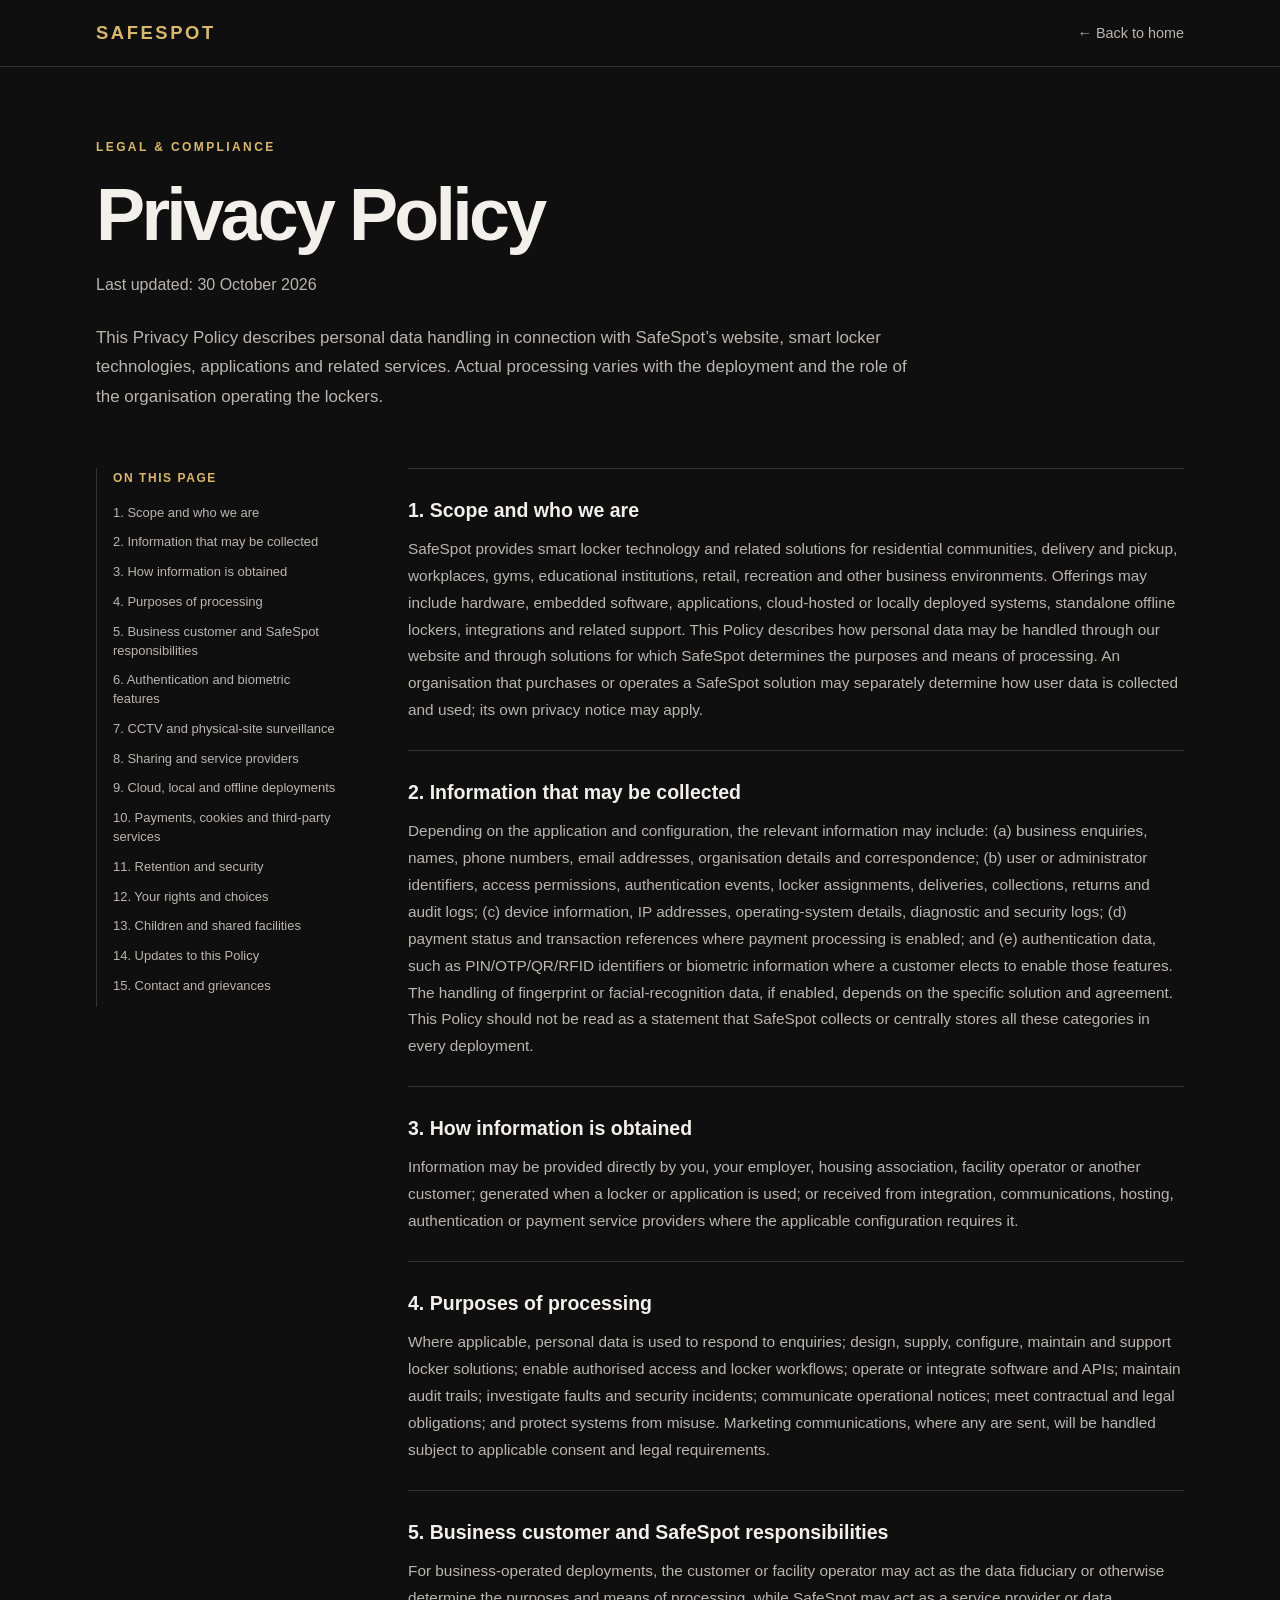
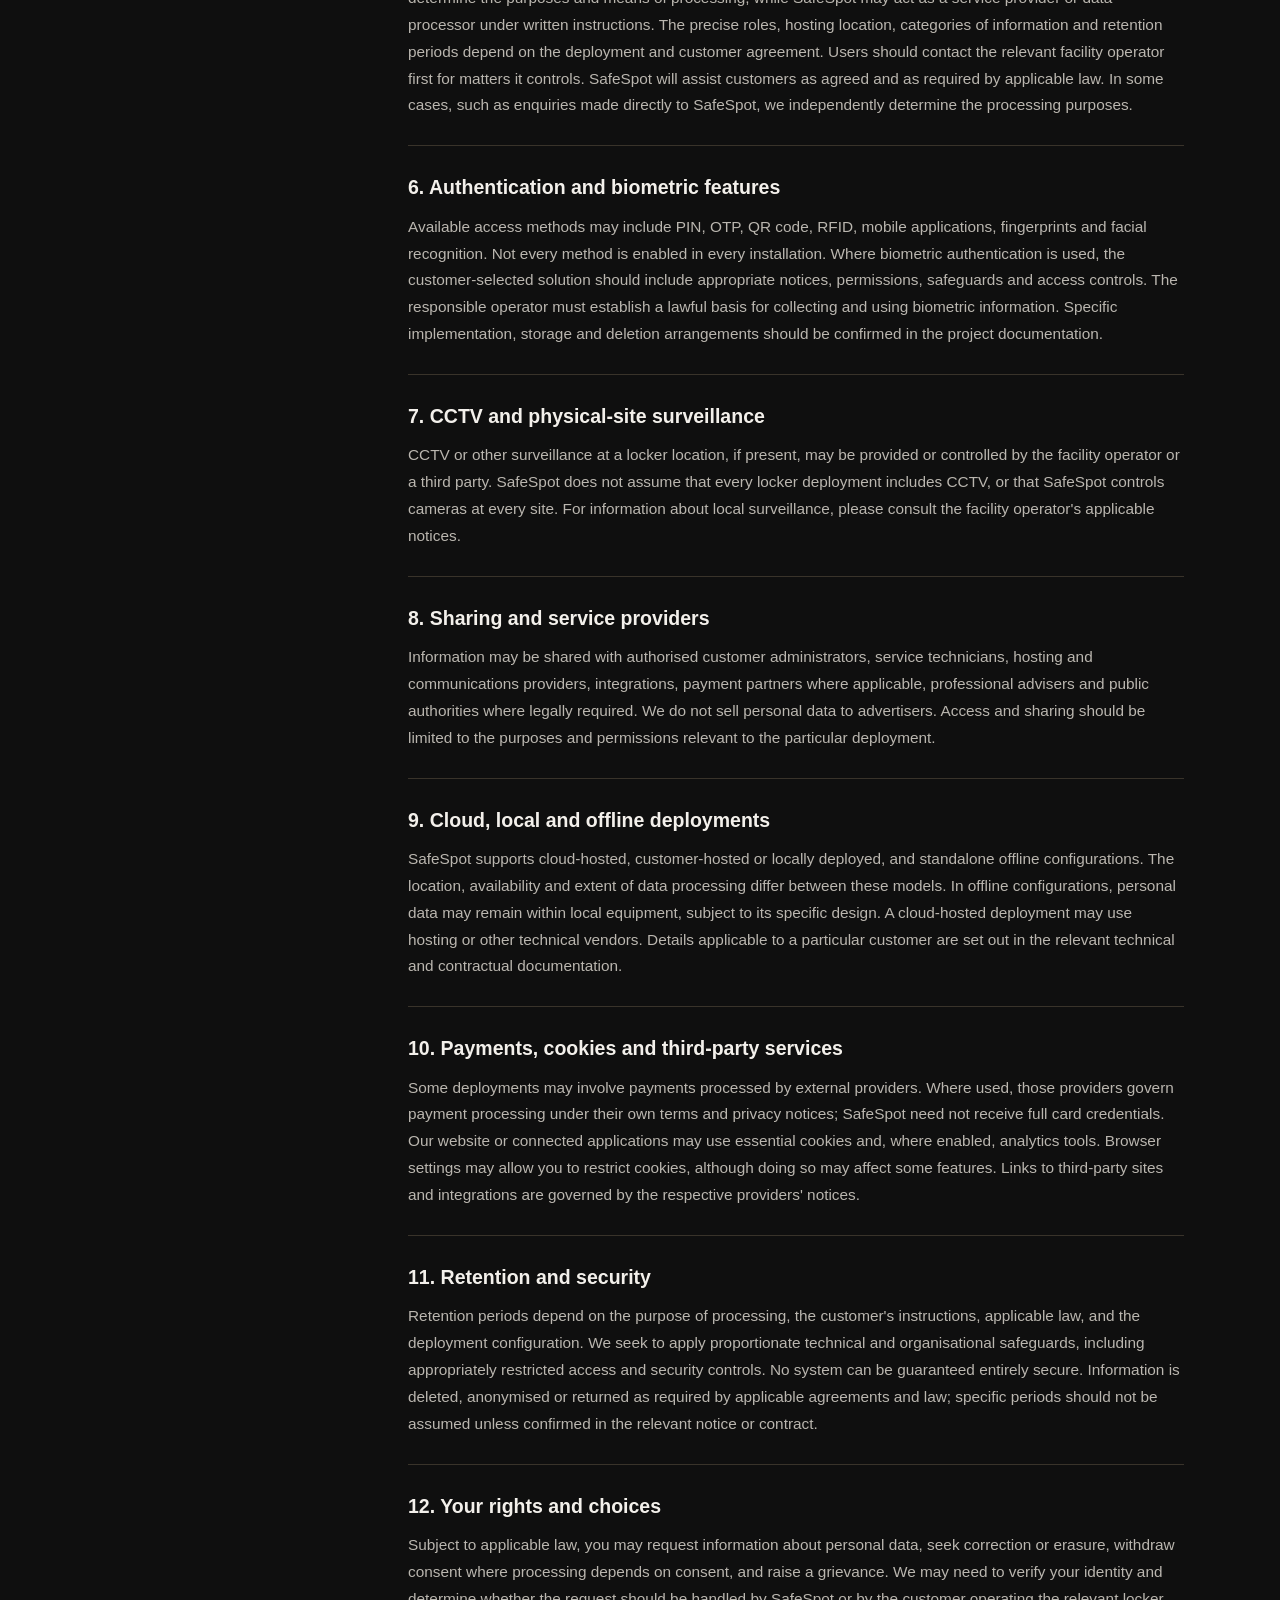
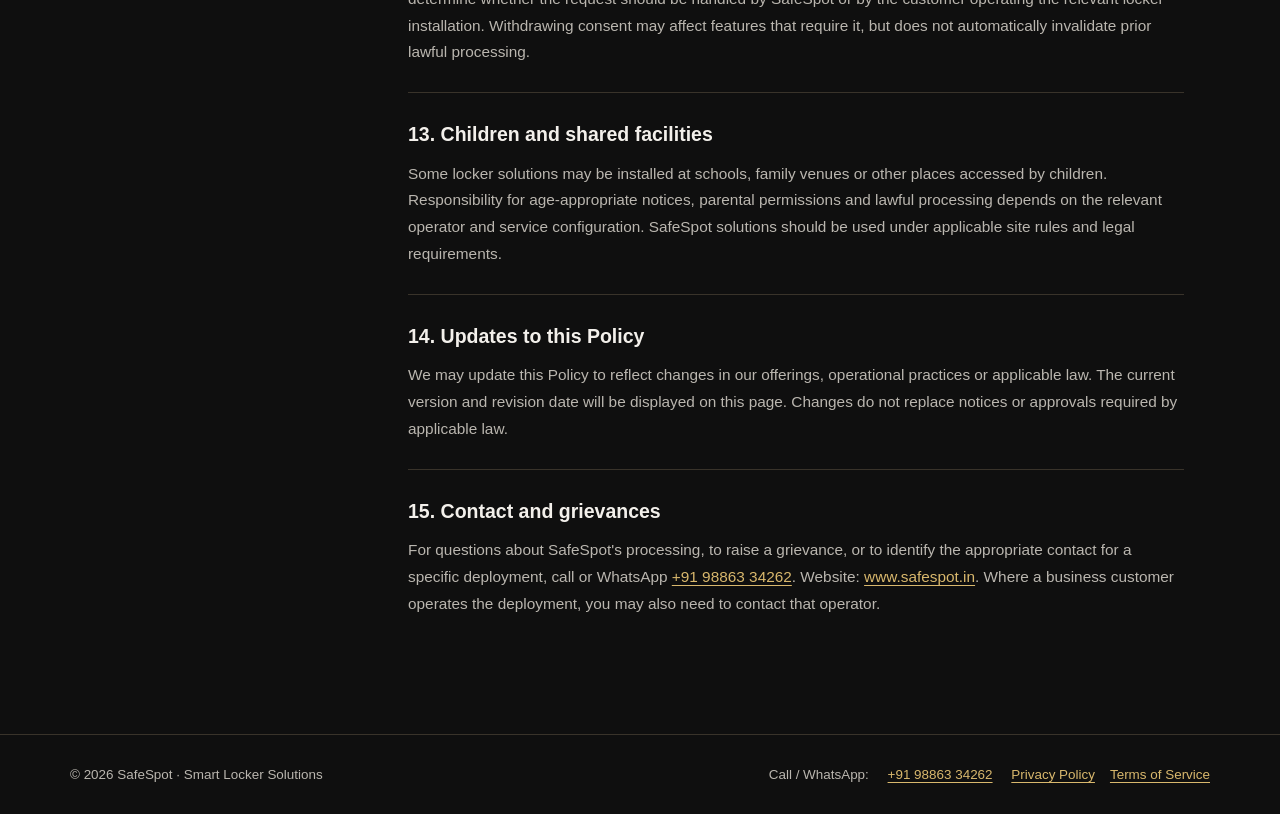
<file: privacy.html>
<!doctype html><html lang="en"><head><meta charset="utf-8"><meta name="viewport" content="width=device-width,initial-scale=1"><title>Privacy Policy | SafeSpot</title><meta name="description" content="This Privacy Policy describes personal data handling in connection with SafeSpot’s website, smart locker technologies, applications and related servic"><style>
:root{color-scheme:dark;--bg:#0f0f0f;--panel:#171717;--line:#39332a;--gold:#d9b86d;--text:#f3f0eb;--muted:#bab6af}*{box-sizing:border-box}html{scroll-behavior:smooth}body{margin:0;background:var(--bg);color:var(--text);font-family:Inter,"Segoe UI",Arial,sans-serif;line-height:1.75}a{color:var(--gold);text-underline-offset:3px}header{border-bottom:1px solid var(--line);position:sticky;top:0;background:#101010f5;backdrop-filter:blur(10px);z-index:5}.bar{max-width:1140px;margin:auto;padding:17px 26px;display:flex;justify-content:space-between;align-items:center;gap:20px}.brand{text-decoration:none;color:var(--gold);font-weight:800;letter-spacing:.14em;font-size:1.15rem}.back{font-size:.9rem;color:var(--muted);text-decoration:none}.shell{max-width:1140px;margin:auto;padding:70px 26px 90px}.eyebrow{color:var(--gold);letter-spacing:.2em;font-size:.75rem;font-weight:700;text-transform:uppercase}h1{font-size:clamp(2.6rem,6vw,4.6rem);line-height:1.12;letter-spacing:-.05em;margin:16px 0 14px}h2{font-size:1.22rem;line-height:1.45;margin:0 0 12px;color:var(--text)}.updated,.intro{color:var(--muted)}.intro{font-size:1.06rem;max-width:820px;margin:24px 0 56px}.layout{display:grid;grid-template-columns:240px minmax(0,1fr);gap:72px;align-items:start}.toc{position:sticky;top:96px;border-left:1px solid var(--line);padding-left:16px}.toc p{margin:0 0 15px;color:var(--gold);font-size:.75rem;letter-spacing:.13em;text-transform:uppercase;font-weight:700}.toc a{display:block;color:var(--muted);font-size:.81rem;text-decoration:none;line-height:1.45;margin:0 0 11px}.toc a:hover{color:var(--gold)}section{border-top:1px solid var(--line);padding:27px 0 26px;scroll-margin-top:90px}section p{margin:0;color:var(--muted);font-size:.96rem}footer{border-top:1px solid var(--line);padding:28px 26px;color:var(--muted);font-size:.84rem}.foot{max-width:1140px;margin:auto;display:flex;justify-content:space-between;gap:16px;flex-wrap:wrap}.foot a{margin-left:15px}@media(max-width:800px){.shell{padding:44px 22px 65px}.layout{grid-template-columns:1fr;gap:25px}.toc{position:static;display:none}section{padding:24px 0}.foot a{margin:0 14px 0 0}}@media(prefers-reduced-motion:reduce){html{scroll-behavior:auto}}
</style></head><body><header><div class="bar"><a class="brand" href="https://www.safespot.in/">SAFESPOT</a><a class="back" href="https://www.safespot.in/">← Back to home</a></div></header><main class="shell"><div class="eyebrow">Legal &amp; compliance</div><h1>Privacy Policy</h1><div class="updated">Last updated: 30 October 2026</div><p class="intro">This Privacy Policy describes personal data handling in connection with SafeSpot’s website, smart locker technologies, applications and related services. Actual processing varies with the deployment and the role of the organisation operating the lockers.</p><div class="layout"><aside class="toc" aria-label="On this page"><p>On this page</p><a href="#s1">1. Scope and who we are</a><a href="#s2">2. Information that may be collected</a><a href="#s3">3. How information is obtained</a><a href="#s4">4. Purposes of processing</a><a href="#s5">5. Business customer and SafeSpot responsibilities</a><a href="#s6">6. Authentication and biometric features</a><a href="#s7">7. CCTV and physical-site surveillance</a><a href="#s8">8. Sharing and service providers</a><a href="#s9">9. Cloud, local and offline deployments</a><a href="#s10">10. Payments, cookies and third-party services</a><a href="#s11">11. Retention and security</a><a href="#s12">12. Your rights and choices</a><a href="#s13">13. Children and shared facilities</a><a href="#s14">14. Updates to this Policy</a><a href="#s15">15. Contact and grievances</a></aside><article><section id="s1"><h2>1. Scope and who we are</h2><p>SafeSpot provides smart locker technology and related solutions for residential communities, delivery and pickup, workplaces, gyms, educational institutions, retail, recreation and other business environments. Offerings may include hardware, embedded software, applications, cloud-hosted or locally deployed systems, standalone offline lockers, integrations and related support. This Policy describes how personal data may be handled through our website and through solutions for which SafeSpot determines the purposes and means of processing. An organisation that purchases or operates a SafeSpot solution may separately determine how user data is collected and used; its own privacy notice may apply.</p></section><section id="s2"><h2>2. Information that may be collected</h2><p>Depending on the application and configuration, the relevant information may include: (a) business enquiries, names, phone numbers, email addresses, organisation details and correspondence; (b) user or administrator identifiers, access permissions, authentication events, locker assignments, deliveries, collections, returns and audit logs; (c) device information, IP addresses, operating-system details, diagnostic and security logs; (d) payment status and transaction references where payment processing is enabled; and (e) authentication data, such as PIN/OTP/QR/RFID identifiers or biometric information where a customer elects to enable those features. The handling of fingerprint or facial-recognition data, if enabled, depends on the specific solution and agreement. This Policy should not be read as a statement that SafeSpot collects or centrally stores all these categories in every deployment.</p></section><section id="s3"><h2>3. How information is obtained</h2><p>Information may be provided directly by you, your employer, housing association, facility operator or another customer; generated when a locker or application is used; or received from integration, communications, hosting, authentication or payment service providers where the applicable configuration requires it.</p></section><section id="s4"><h2>4. Purposes of processing</h2><p>Where applicable, personal data is used to respond to enquiries; design, supply, configure, maintain and support locker solutions; enable authorised access and locker workflows; operate or integrate software and APIs; maintain audit trails; investigate faults and security incidents; communicate operational notices; meet contractual and legal obligations; and protect systems from misuse. Marketing communications, where any are sent, will be handled subject to applicable consent and legal requirements.</p></section><section id="s5"><h2>5. Business customer and SafeSpot responsibilities</h2><p>For business-operated deployments, the customer or facility operator may act as the data fiduciary or otherwise determine the purposes and means of processing, while SafeSpot may act as a service provider or data processor under written instructions. The precise roles, hosting location, categories of information and retention periods depend on the deployment and customer agreement. Users should contact the relevant facility operator first for matters it controls. SafeSpot will assist customers as agreed and as required by applicable law. In some cases, such as enquiries made directly to SafeSpot, we independently determine the processing purposes.</p></section><section id="s6"><h2>6. Authentication and biometric features</h2><p>Available access methods may include PIN, OTP, QR code, RFID, mobile applications, fingerprints and facial recognition. Not every method is enabled in every installation. Where biometric authentication is used, the customer-selected solution should include appropriate notices, permissions, safeguards and access controls. The responsible operator must establish a lawful basis for collecting and using biometric information. Specific implementation, storage and deletion arrangements should be confirmed in the project documentation.</p></section><section id="s7"><h2>7. CCTV and physical-site surveillance</h2><p>CCTV or other surveillance at a locker location, if present, may be provided or controlled by the facility operator or a third party. SafeSpot does not assume that every locker deployment includes CCTV, or that SafeSpot controls cameras at every site. For information about local surveillance, please consult the facility operator's applicable notices.</p></section><section id="s8"><h2>8. Sharing and service providers</h2><p>Information may be shared with authorised customer administrators, service technicians, hosting and communications providers, integrations, payment partners where applicable, professional advisers and public authorities where legally required. We do not sell personal data to advertisers. Access and sharing should be limited to the purposes and permissions relevant to the particular deployment.</p></section><section id="s9"><h2>9. Cloud, local and offline deployments</h2><p>SafeSpot supports cloud-hosted, customer-hosted or locally deployed, and standalone offline configurations. The location, availability and extent of data processing differ between these models. In offline configurations, personal data may remain within local equipment, subject to its specific design. A cloud-hosted deployment may use hosting or other technical vendors. Details applicable to a particular customer are set out in the relevant technical and contractual documentation.</p></section><section id="s10"><h2>10. Payments, cookies and third-party services</h2><p>Some deployments may involve payments processed by external providers. Where used, those providers govern payment processing under their own terms and privacy notices; SafeSpot need not receive full card credentials. Our website or connected applications may use essential cookies and, where enabled, analytics tools. Browser settings may allow you to restrict cookies, although doing so may affect some features. Links to third-party sites and integrations are governed by the respective providers' notices.</p></section><section id="s11"><h2>11. Retention and security</h2><p>Retention periods depend on the purpose of processing, the customer's instructions, applicable law, and the deployment configuration. We seek to apply proportionate technical and organisational safeguards, including appropriately restricted access and security controls. No system can be guaranteed entirely secure. Information is deleted, anonymised or returned as required by applicable agreements and law; specific periods should not be assumed unless confirmed in the relevant notice or contract.</p></section><section id="s12"><h2>12. Your rights and choices</h2><p>Subject to applicable law, you may request information about personal data, seek correction or erasure, withdraw consent where processing depends on consent, and raise a grievance. We may need to verify your identity and determine whether the request should be handled by SafeSpot or by the customer operating the relevant locker installation. Withdrawing consent may affect features that require it, but does not automatically invalidate prior lawful processing.</p></section><section id="s13"><h2>13. Children and shared facilities</h2><p>Some locker solutions may be installed at schools, family venues or other places accessed by children. Responsibility for age-appropriate notices, parental permissions and lawful processing depends on the relevant operator and service configuration. SafeSpot solutions should be used under applicable site rules and legal requirements.</p></section><section id="s14"><h2>14. Updates to this Policy</h2><p>We may update this Policy to reflect changes in our offerings, operational practices or applicable law. The current version and revision date will be displayed on this page. Changes do not replace notices or approvals required by applicable law.</p></section><section id="s15"><h2>15. Contact and grievances</h2><p>For questions about SafeSpot's processing, to raise a grievance, or to identify the appropriate contact for a specific deployment, call or WhatsApp <a href="tel:+919886334262">+91 98863 34262</a>. Website: <a href="https://www.safespot.in/">www.safespot.in</a>. Where a business customer operates the deployment, you may also need to contact that operator.</p></section></article></div></main><footer><div class="foot"><span>© 2026 SafeSpot · Smart Locker Solutions</span><span>Call / WhatsApp: <a href="tel:+919886334262">+91 98863 34262</a> <a href="privacy.html">Privacy Policy</a><a href="terms.html">Terms of Service</a></span></div></footer></body></html>
</file>
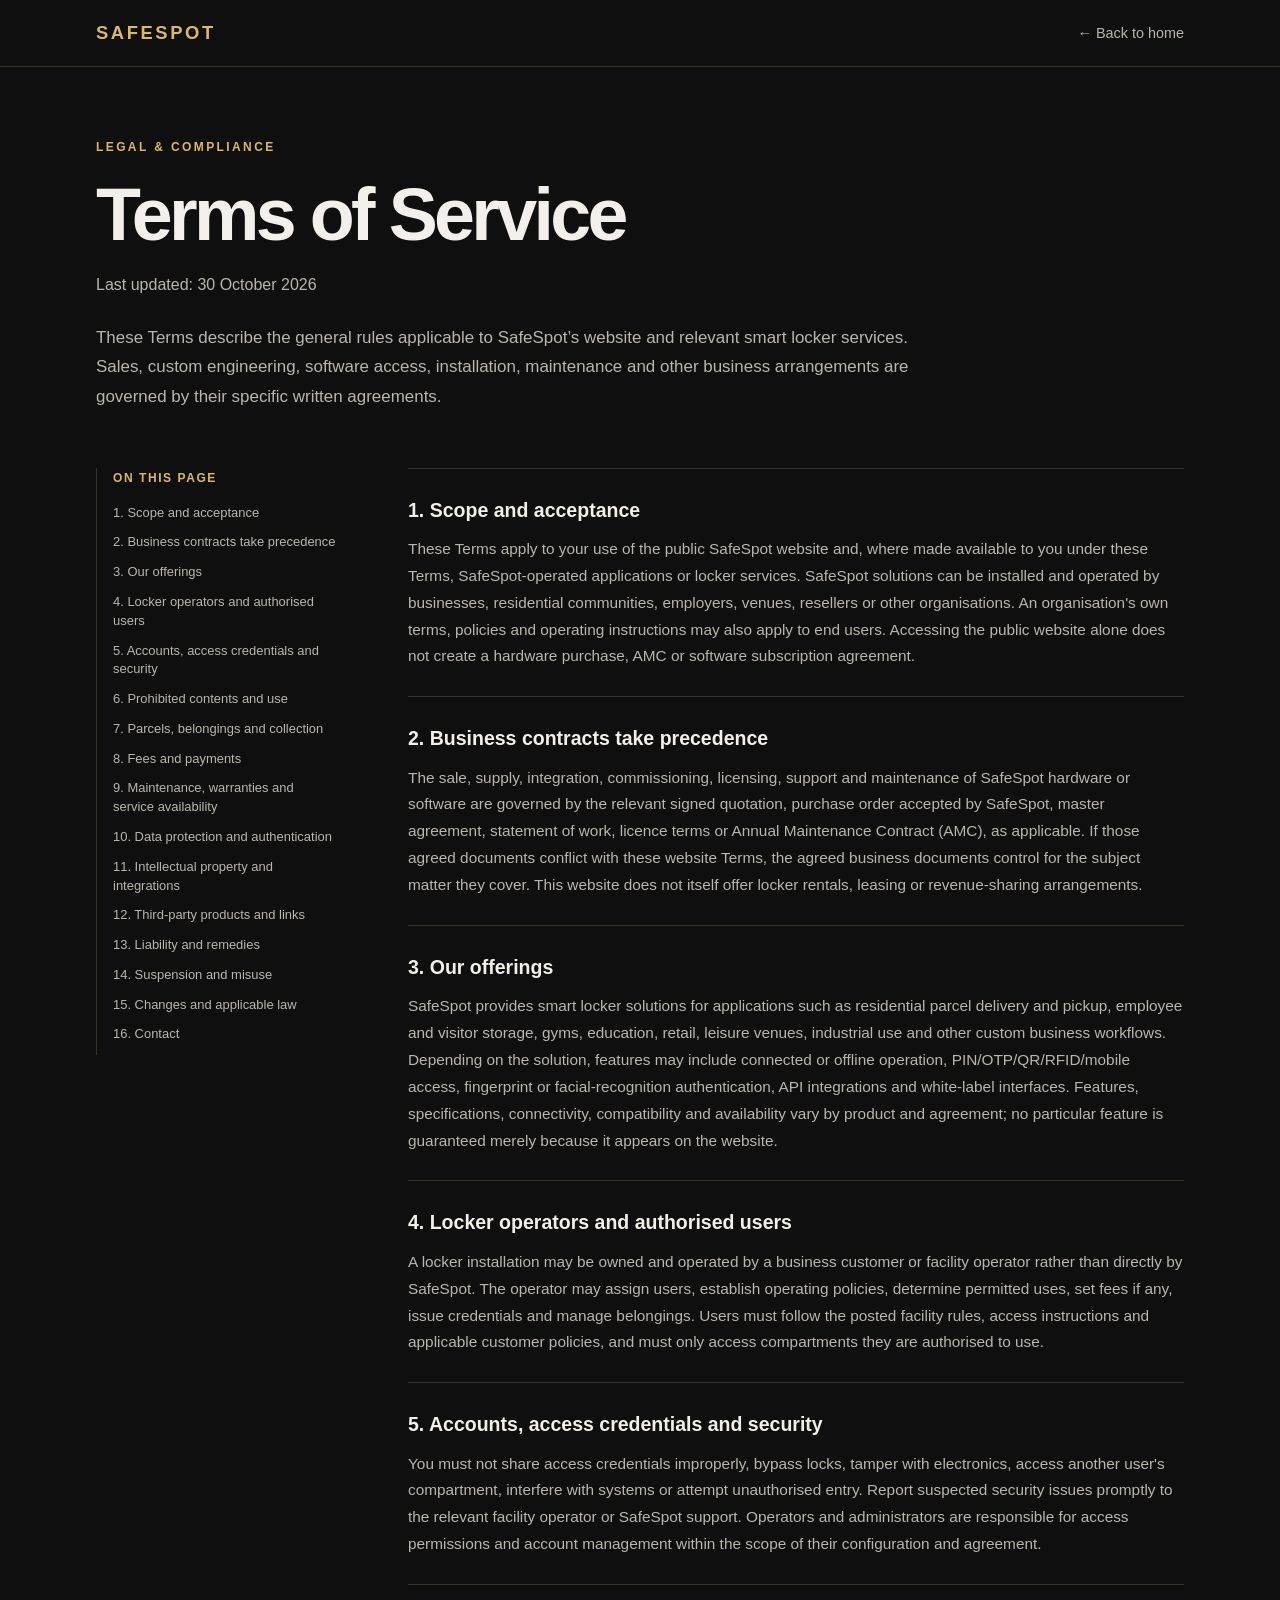
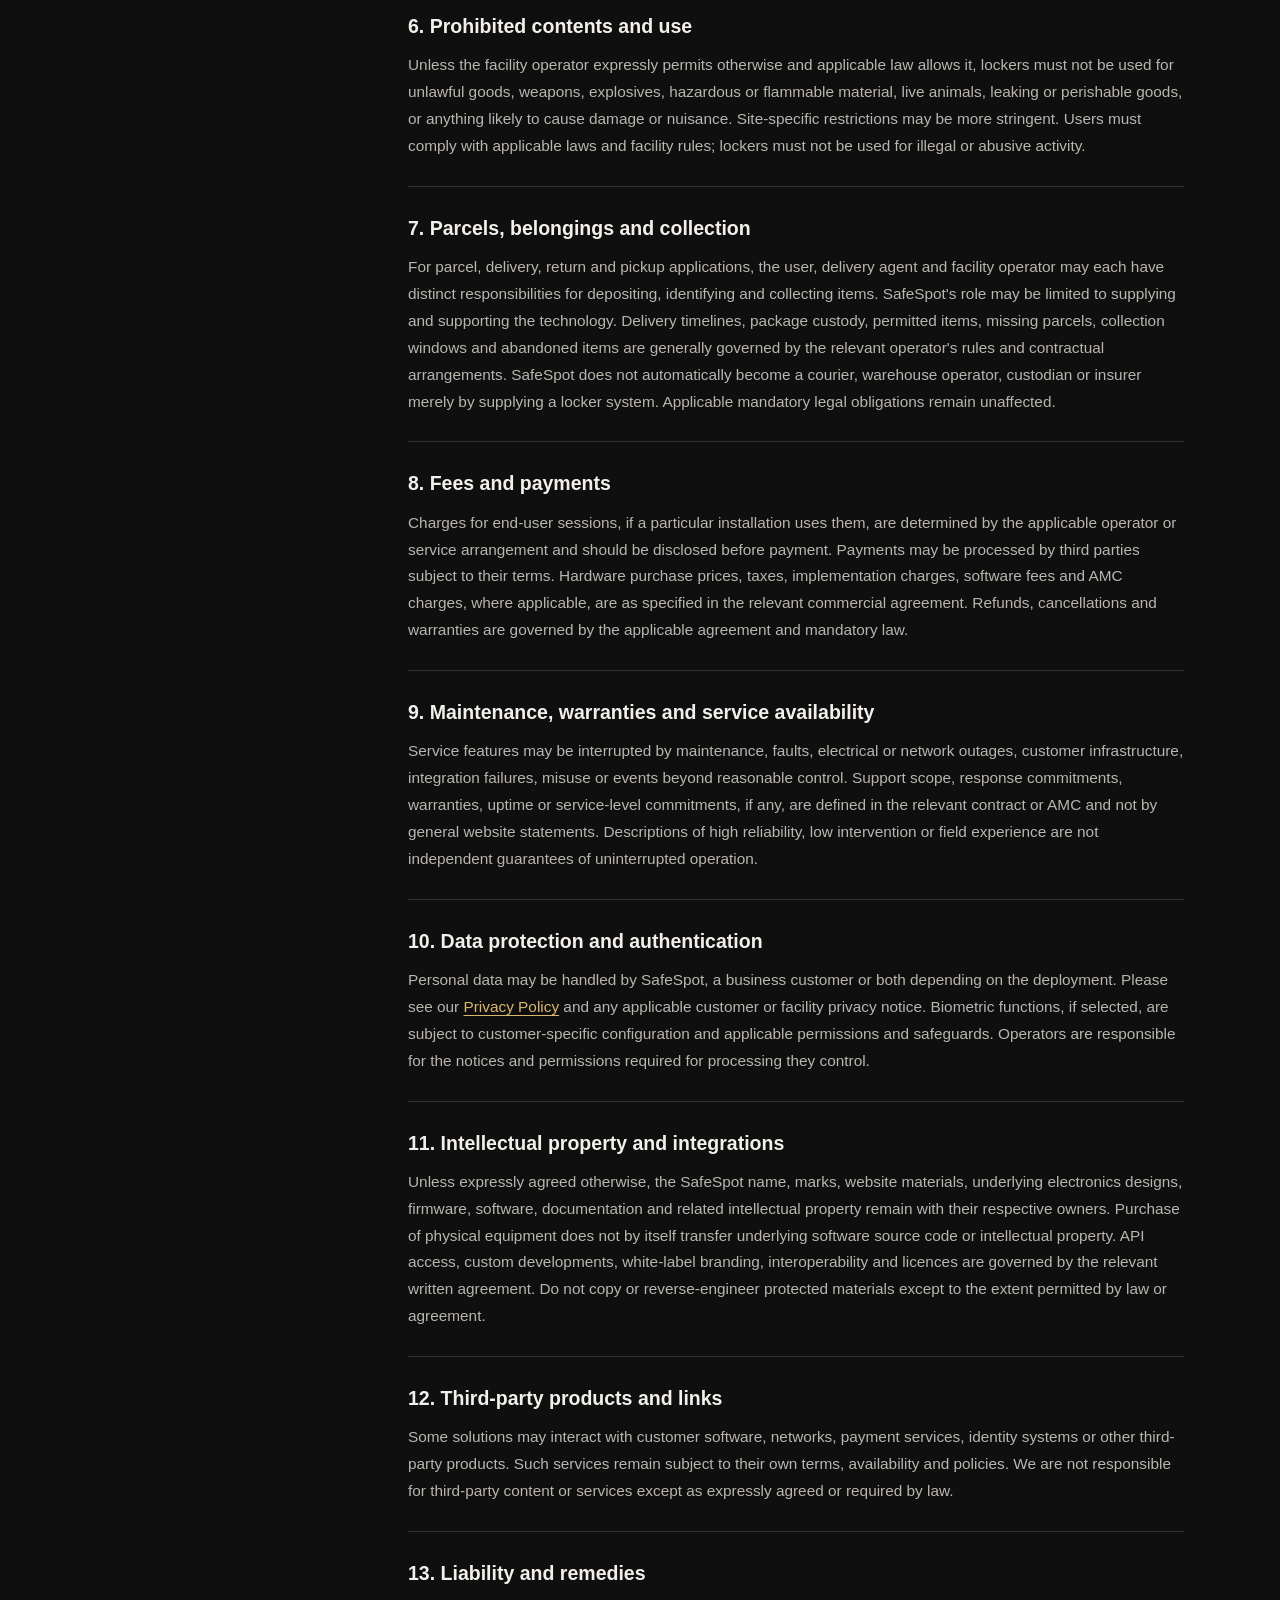
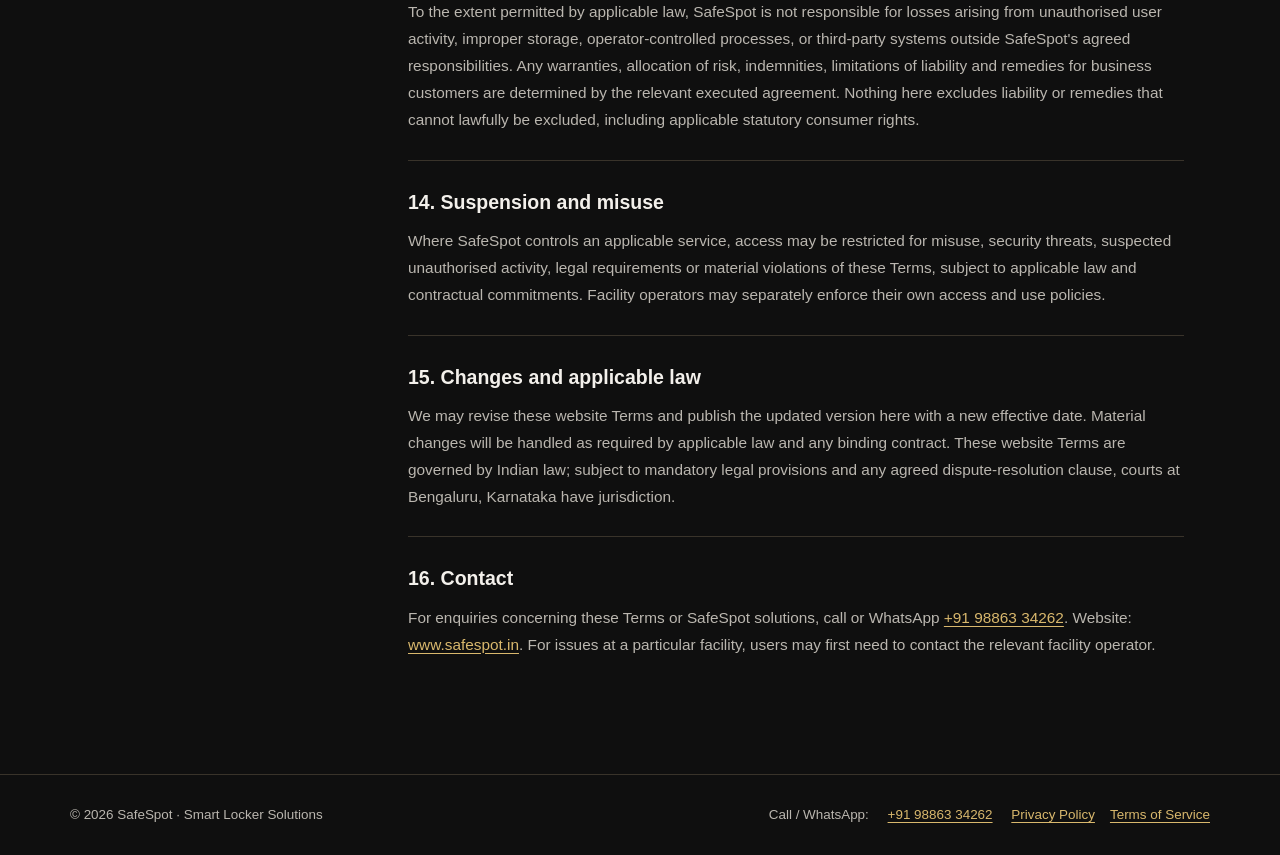
<file: terms.html>
<!doctype html><html lang="en"><head><meta charset="utf-8"><meta name="viewport" content="width=device-width,initial-scale=1"><title>Terms of Service | SafeSpot</title><meta name="description" content="These Terms describe the general rules applicable to SafeSpot’s website and relevant smart locker services. Sales, custom engineering, software access"><style>
:root{color-scheme:dark;--bg:#0f0f0f;--panel:#171717;--line:#39332a;--gold:#d9b86d;--text:#f3f0eb;--muted:#bab6af}*{box-sizing:border-box}html{scroll-behavior:smooth}body{margin:0;background:var(--bg);color:var(--text);font-family:Inter,"Segoe UI",Arial,sans-serif;line-height:1.75}a{color:var(--gold);text-underline-offset:3px}header{border-bottom:1px solid var(--line);position:sticky;top:0;background:#101010f5;backdrop-filter:blur(10px);z-index:5}.bar{max-width:1140px;margin:auto;padding:17px 26px;display:flex;justify-content:space-between;align-items:center;gap:20px}.brand{text-decoration:none;color:var(--gold);font-weight:800;letter-spacing:.14em;font-size:1.15rem}.back{font-size:.9rem;color:var(--muted);text-decoration:none}.shell{max-width:1140px;margin:auto;padding:70px 26px 90px}.eyebrow{color:var(--gold);letter-spacing:.2em;font-size:.75rem;font-weight:700;text-transform:uppercase}h1{font-size:clamp(2.6rem,6vw,4.6rem);line-height:1.12;letter-spacing:-.05em;margin:16px 0 14px}h2{font-size:1.22rem;line-height:1.45;margin:0 0 12px;color:var(--text)}.updated,.intro{color:var(--muted)}.intro{font-size:1.06rem;max-width:820px;margin:24px 0 56px}.layout{display:grid;grid-template-columns:240px minmax(0,1fr);gap:72px;align-items:start}.toc{position:sticky;top:96px;border-left:1px solid var(--line);padding-left:16px}.toc p{margin:0 0 15px;color:var(--gold);font-size:.75rem;letter-spacing:.13em;text-transform:uppercase;font-weight:700}.toc a{display:block;color:var(--muted);font-size:.81rem;text-decoration:none;line-height:1.45;margin:0 0 11px}.toc a:hover{color:var(--gold)}section{border-top:1px solid var(--line);padding:27px 0 26px;scroll-margin-top:90px}section p{margin:0;color:var(--muted);font-size:.96rem}footer{border-top:1px solid var(--line);padding:28px 26px;color:var(--muted);font-size:.84rem}.foot{max-width:1140px;margin:auto;display:flex;justify-content:space-between;gap:16px;flex-wrap:wrap}.foot a{margin-left:15px}@media(max-width:800px){.shell{padding:44px 22px 65px}.layout{grid-template-columns:1fr;gap:25px}.toc{position:static;display:none}section{padding:24px 0}.foot a{margin:0 14px 0 0}}@media(prefers-reduced-motion:reduce){html{scroll-behavior:auto}}
</style></head><body><header><div class="bar"><a class="brand" href="https://www.safespot.in/">SAFESPOT</a><a class="back" href="https://www.safespot.in/">← Back to home</a></div></header><main class="shell"><div class="eyebrow">Legal &amp; compliance</div><h1>Terms of Service</h1><div class="updated">Last updated: 30 October 2026</div><p class="intro">These Terms describe the general rules applicable to SafeSpot’s website and relevant smart locker services. Sales, custom engineering, software access, installation, maintenance and other business arrangements are governed by their specific written agreements.</p><div class="layout"><aside class="toc" aria-label="On this page"><p>On this page</p><a href="#s1">1. Scope and acceptance</a><a href="#s2">2. Business contracts take precedence</a><a href="#s3">3. Our offerings</a><a href="#s4">4. Locker operators and authorised users</a><a href="#s5">5. Accounts, access credentials and security</a><a href="#s6">6. Prohibited contents and use</a><a href="#s7">7. Parcels, belongings and collection</a><a href="#s8">8. Fees and payments</a><a href="#s9">9. Maintenance, warranties and service availability</a><a href="#s10">10. Data protection and authentication</a><a href="#s11">11. Intellectual property and integrations</a><a href="#s12">12. Third-party products and links</a><a href="#s13">13. Liability and remedies</a><a href="#s14">14. Suspension and misuse</a><a href="#s15">15. Changes and applicable law</a><a href="#s16">16. Contact</a></aside><article><section id="s1"><h2>1. Scope and acceptance</h2><p>These Terms apply to your use of the public SafeSpot website and, where made available to you under these Terms, SafeSpot-operated applications or locker services. SafeSpot solutions can be installed and operated by businesses, residential communities, employers, venues, resellers or other organisations. An organisation's own terms, policies and operating instructions may also apply to end users. Accessing the public website alone does not create a hardware purchase, AMC or software subscription agreement.</p></section><section id="s2"><h2>2. Business contracts take precedence</h2><p>The sale, supply, integration, commissioning, licensing, support and maintenance of SafeSpot hardware or software are governed by the relevant signed quotation, purchase order accepted by SafeSpot, master agreement, statement of work, licence terms or Annual Maintenance Contract (AMC), as applicable. If those agreed documents conflict with these website Terms, the agreed business documents control for the subject matter they cover. This website does not itself offer locker rentals, leasing or revenue-sharing arrangements.</p></section><section id="s3"><h2>3. Our offerings</h2><p>SafeSpot provides smart locker solutions for applications such as residential parcel delivery and pickup, employee and visitor storage, gyms, education, retail, leisure venues, industrial use and other custom business workflows. Depending on the solution, features may include connected or offline operation, PIN/OTP/QR/RFID/mobile access, fingerprint or facial-recognition authentication, API integrations and white-label interfaces. Features, specifications, connectivity, compatibility and availability vary by product and agreement; no particular feature is guaranteed merely because it appears on the website.</p></section><section id="s4"><h2>4. Locker operators and authorised users</h2><p>A locker installation may be owned and operated by a business customer or facility operator rather than directly by SafeSpot. The operator may assign users, establish operating policies, determine permitted uses, set fees if any, issue credentials and manage belongings. Users must follow the posted facility rules, access instructions and applicable customer policies, and must only access compartments they are authorised to use.</p></section><section id="s5"><h2>5. Accounts, access credentials and security</h2><p>You must not share access credentials improperly, bypass locks, tamper with electronics, access another user's compartment, interfere with systems or attempt unauthorised entry. Report suspected security issues promptly to the relevant facility operator or SafeSpot support. Operators and administrators are responsible for access permissions and account management within the scope of their configuration and agreement.</p></section><section id="s6"><h2>6. Prohibited contents and use</h2><p>Unless the facility operator expressly permits otherwise and applicable law allows it, lockers must not be used for unlawful goods, weapons, explosives, hazardous or flammable material, live animals, leaking or perishable goods, or anything likely to cause damage or nuisance. Site-specific restrictions may be more stringent. Users must comply with applicable laws and facility rules; lockers must not be used for illegal or abusive activity.</p></section><section id="s7"><h2>7. Parcels, belongings and collection</h2><p>For parcel, delivery, return and pickup applications, the user, delivery agent and facility operator may each have distinct responsibilities for depositing, identifying and collecting items. SafeSpot's role may be limited to supplying and supporting the technology. Delivery timelines, package custody, permitted items, missing parcels, collection windows and abandoned items are generally governed by the relevant operator's rules and contractual arrangements. SafeSpot does not automatically become a courier, warehouse operator, custodian or insurer merely by supplying a locker system. Applicable mandatory legal obligations remain unaffected.</p></section><section id="s8"><h2>8. Fees and payments</h2><p>Charges for end-user sessions, if a particular installation uses them, are determined by the applicable operator or service arrangement and should be disclosed before payment. Payments may be processed by third parties subject to their terms. Hardware purchase prices, taxes, implementation charges, software fees and AMC charges, where applicable, are as specified in the relevant commercial agreement. Refunds, cancellations and warranties are governed by the applicable agreement and mandatory law.</p></section><section id="s9"><h2>9. Maintenance, warranties and service availability</h2><p>Service features may be interrupted by maintenance, faults, electrical or network outages, customer infrastructure, integration failures, misuse or events beyond reasonable control. Support scope, response commitments, warranties, uptime or service-level commitments, if any, are defined in the relevant contract or AMC and not by general website statements. Descriptions of high reliability, low intervention or field experience are not independent guarantees of uninterrupted operation.</p></section><section id="s10"><h2>10. Data protection and authentication</h2><p>Personal data may be handled by SafeSpot, a business customer or both depending on the deployment. Please see our <a href="privacy.html">Privacy Policy</a> and any applicable customer or facility privacy notice. Biometric functions, if selected, are subject to customer-specific configuration and applicable permissions and safeguards. Operators are responsible for the notices and permissions required for processing they control.</p></section><section id="s11"><h2>11. Intellectual property and integrations</h2><p>Unless expressly agreed otherwise, the SafeSpot name, marks, website materials, underlying electronics designs, firmware, software, documentation and related intellectual property remain with their respective owners. Purchase of physical equipment does not by itself transfer underlying software source code or intellectual property. API access, custom developments, white-label branding, interoperability and licences are governed by the relevant written agreement. Do not copy or reverse-engineer protected materials except to the extent permitted by law or agreement.</p></section><section id="s12"><h2>12. Third-party products and links</h2><p>Some solutions may interact with customer software, networks, payment services, identity systems or other third-party products. Such services remain subject to their own terms, availability and policies. We are not responsible for third-party content or services except as expressly agreed or required by law.</p></section><section id="s13"><h2>13. Liability and remedies</h2><p>To the extent permitted by applicable law, SafeSpot is not responsible for losses arising from unauthorised user activity, improper storage, operator-controlled processes, or third-party systems outside SafeSpot's agreed responsibilities. Any warranties, allocation of risk, indemnities, limitations of liability and remedies for business customers are determined by the relevant executed agreement. Nothing here excludes liability or remedies that cannot lawfully be excluded, including applicable statutory consumer rights.</p></section><section id="s14"><h2>14. Suspension and misuse</h2><p>Where SafeSpot controls an applicable service, access may be restricted for misuse, security threats, suspected unauthorised activity, legal requirements or material violations of these Terms, subject to applicable law and contractual commitments. Facility operators may separately enforce their own access and use policies.</p></section><section id="s15"><h2>15. Changes and applicable law</h2><p>We may revise these website Terms and publish the updated version here with a new effective date. Material changes will be handled as required by applicable law and any binding contract. These website Terms are governed by Indian law; subject to mandatory legal provisions and any agreed dispute-resolution clause, courts at Bengaluru, Karnataka have jurisdiction.</p></section><section id="s16"><h2>16. Contact</h2><p>For enquiries concerning these Terms or SafeSpot solutions, call or WhatsApp <a href="tel:+919886334262">+91 98863 34262</a>. Website: <a href="https://www.safespot.in/">www.safespot.in</a>. For issues at a particular facility, users may first need to contact the relevant facility operator.</p></section></article></div></main><footer><div class="foot"><span>© 2026 SafeSpot · Smart Locker Solutions</span><span>Call / WhatsApp: <a href="tel:+919886334262">+91 98863 34262</a> <a href="privacy.html">Privacy Policy</a><a href="terms.html">Terms of Service</a></span></div></footer></body></html>
</file>
